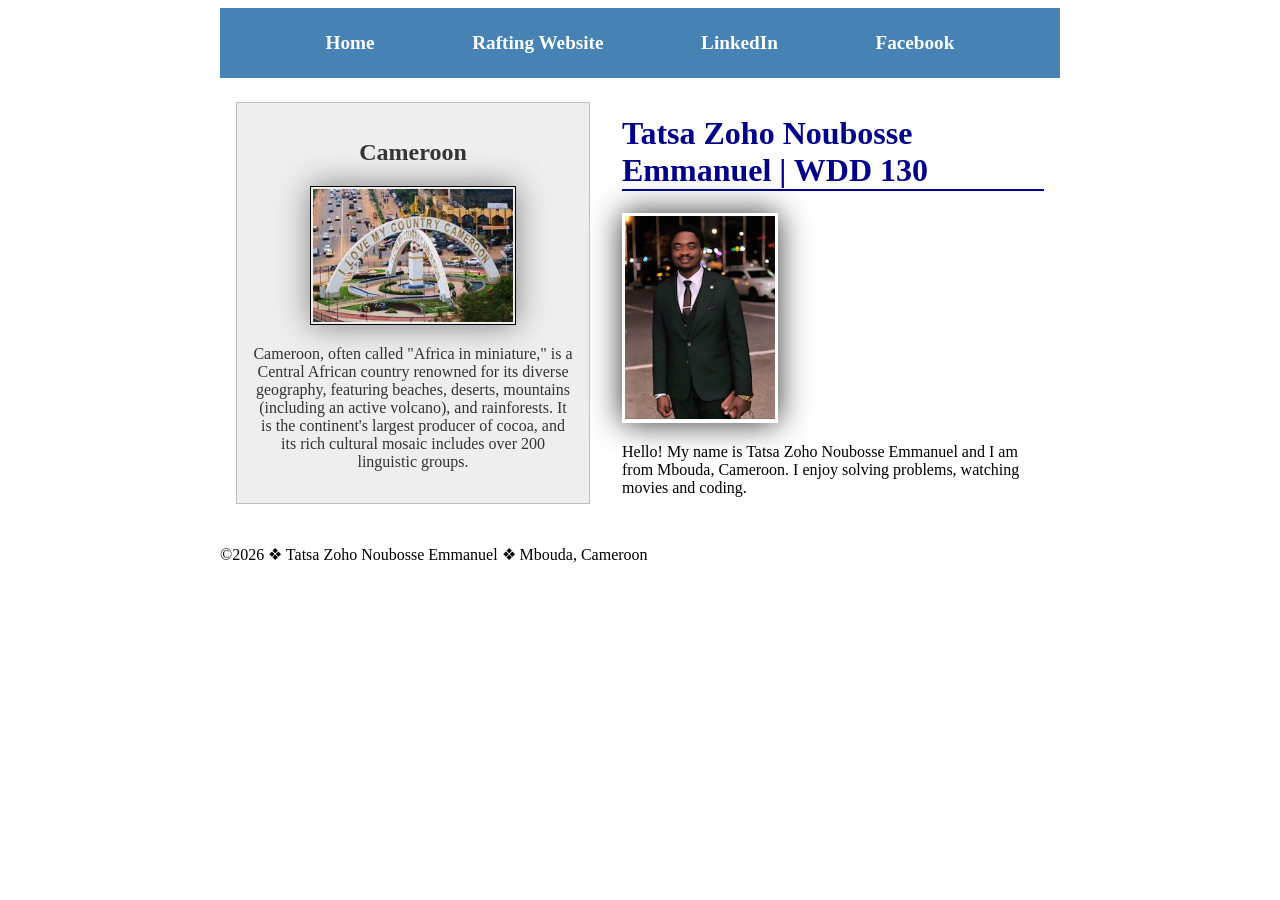
<file: index.html>
<!DOCTYPE html>
<html lang="en">

<head>
    <meta charset="UTF-8">
    <meta name="viewport" content="width=device-width, initial-scale=1.0">
    <link rel="stylesheet" href="styles/styles.css">
    <title>Tatsa Zoho Noubosse Emmanuel | WDD 130</title>
    <meta name="description"
      content="Tatsa Zoho Noubosse Emmanuel, WDD130 - Web Fundamentals, The purpose of this page is to showcase the concepts I have learned in the Web Fundamentals course.">
    <meta name="author" content="Tatsa Zoho Noubosse Emmanuel">
</head>

<body>
    <header>
        <nav>
            <a href="#">Home</a>
            <a href="wwr/">Rafting Website</a>
            <a href="https://linkedin.com">LinkedIn</a>
            <a href="https://facebook.com">Facebook</a>
        </nav>
    </header>

    <div class="grid">
        <main>
            <h1>Tatsa Zoho Noubosse Emmanuel | WDD 130</h1>
            <img src="images/profile.jpg" alt="Hello, my name is Tatsa Zoho Noubosse Emmanuel"
              width="200">
            <p>Hello! My name is Tatsa Zoho Noubosse Emmanuel and I am from Mbouda, Cameroon. I
                enjoy
                solving problems, watching movies and coding.</p>
        </main>

        <aside>
            <h2>Cameroon</h2>
            <img src="images/cameroon.jpg"
              alt="This is a picture of my beautiful country, Cameroon">
            <p>Cameroon, often called "Africa in miniature," is a Central African country renowned
                for
                its diverse geography, featuring beaches, deserts, mountains (including an active
                volcano), and rainforests. It is the continent's largest producer of cocoa, and its
                rich
                cultural mosaic includes over 200 linguistic groups.</p>
        </aside>
    </div>

    <footer>
        <p>©️2026 ❖ Tatsa Zoho Noubosse Emmanuel ❖ Mbouda, Cameroon</p>
    </footer>
</body>

</html>
</file>
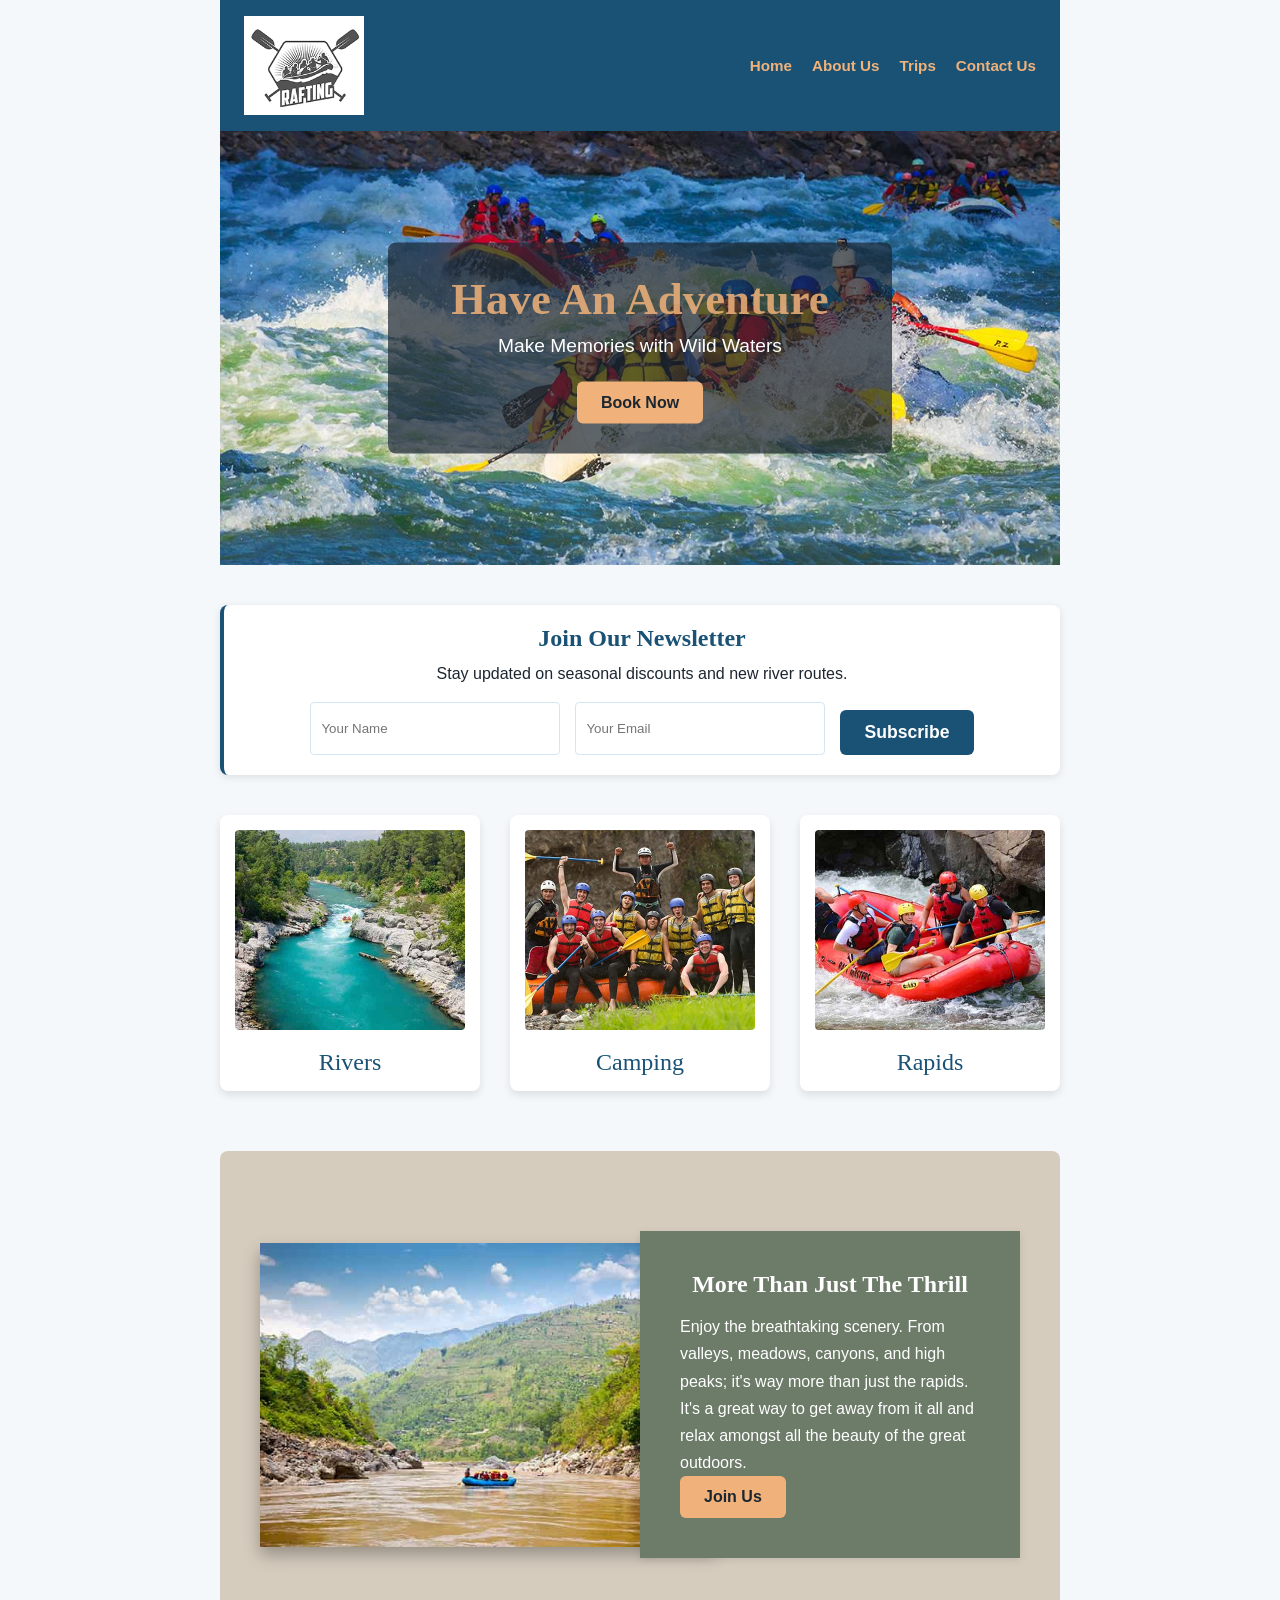
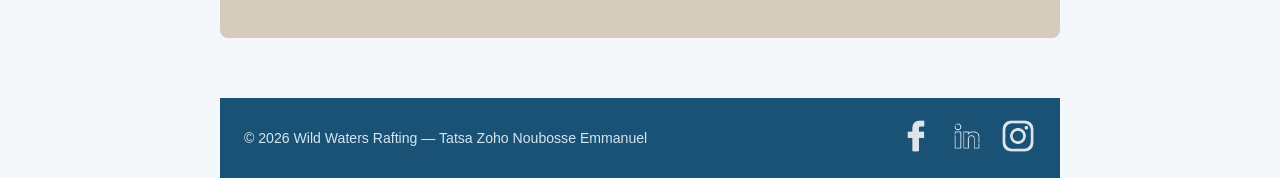
<file: wwr/index.html>
<!DOCTYPE html>
<html lang="en">

<head>
    <meta charset="UTF-8">
    <meta name="viewport" content="width=device-width, initial-scale=1.0">
    <meta name="description"
      content="Welcome to Wild Waters Rafting! Experience the best white water rafting adventures, camping, and river rapids.">
    <meta name="author" content="Tatsa Zoho Noubosse Emmanuel">
    <title>Home | Wild Waters Rafting</title>
    <link rel="stylesheet" href="styles/rafting.css">
</head>

<body>

    <header>
        <img src="images/logo.png" alt="Wild Waters Rafting Logo">
        <nav>
            <ul>
                <li><a href="index.html">Home</a></li>
                <li><a href="about.html">About Us</a></li>
                <li><a href="trips.html">Trips</a></li>
                <li><a href="contact.html">Contact Us</a></li>
            </ul>
        </nav>
    </header>

    <main>
        <div class="hero">
            <img src="images/hero.jpg" alt="White water rafters navigating a thrilling rapid">
            <div class="hero-msg">
                <h1>Have An Adventure</h1>
                <p>Make Memories with Wild Waters</p>
                <a href="trips.html" class="action-btn">Book Now</a>
            </div>
        </div>

        <section class="newsletter-section">
            <h2>Join Our Newsletter</h2>
            <p>Stay updated on seasonal discounts and new river routes.</p>
            <form action="#" method="get" class="newsletter-form">
                <input type="text" name="name" placeholder="Your Name" required>
                <input type="email" name="email" placeholder="Your Email" required>
                <button type="submit" class="submit-btn">Subscribe</button>
            </form>
        </section>

        <section class="features-grid">
            <figure>
                <img src="images/rivers.jpg" alt="Calm river flowing through a forest">
                <figcaption>Rivers</figcaption>
            </figure>
            <figure>
                <img src="images/camping.jpg" alt="Red tent pitched in a mountain meadow">
                <figcaption>Camping</figcaption>
            </figure>
            <figure>
                <img src="images/rapids.jpg" alt="Rafters tackling intense rapids">
                <figcaption>Rapids</figcaption>
            </figure>
        </section>

        <div class="overlap-container">
            <img src="images/mountains.jpg" alt="Breathtaking mountain valley scenery"
              class="overlap-img">
            <section class="overlap-text">
                <h2>More Than Just The Thrill</h2>
                <p>Enjoy the breathtaking scenery. From valleys, meadows, canyons, and high peaks;
                    it's way more than just the rapids. It's a great way to get away from it all and
                    relax amongst all the beauty of the great outdoors.</p>
                <a href="about.html" class="action-btn">Join Us</a>
            </section>
        </div>

    </main>

    <footer>
        <p>&copy; 2026 Wild Waters Rafting &mdash; Tatsa Zoho Noubosse Emmanuel</p>
        <nav class="socialmedia">
            <a href="https://facebook.com">
                <img src="images/facebook.png" alt="Facebook Icon">
            </a>
            <a href="https://linkedin.com">
                <img src="images/linkedin.png" alt="LinkedIn Icon">
            </a>
            <a href="https://instagram.com">
                <img src="images/instagram.png" alt="Instagram Icon">
            </a>
        </nav>
    </footer>

</body>

</html>
</file>
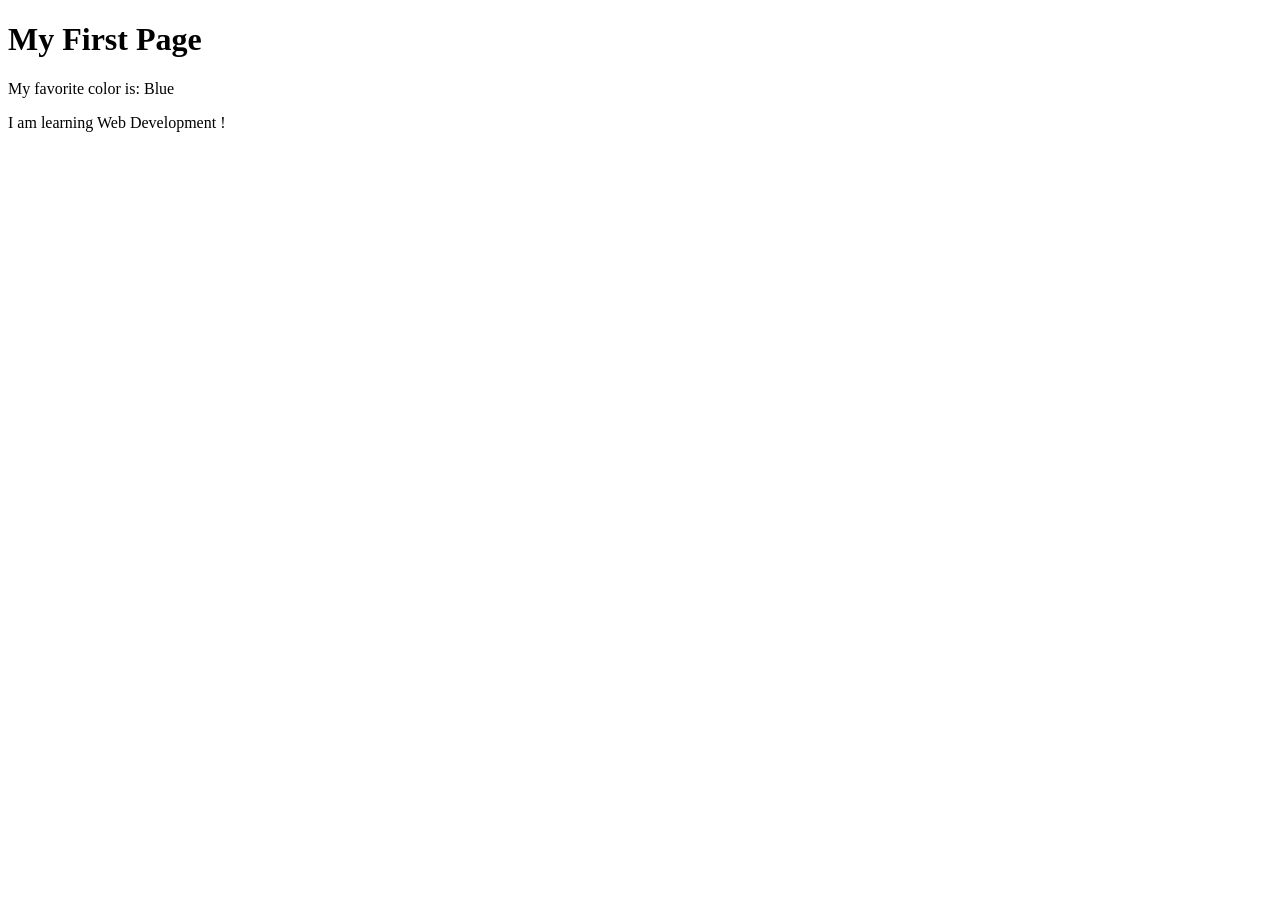
<file: week01/first-page.html>
<!DOCTYPE html>
<html lang="en">

<head>
    <meta charset="UTF-8">
    <meta name="viewport" content="width=device-width, initial-scale=1.0">
    <title>My First Page</title>
</head>

<body>
    <h1>My First Page</h1>
    <p>My favorite color is: Blue </p>
    <p>I am learning Web Development ! </p>
</body>

</html>
</file>
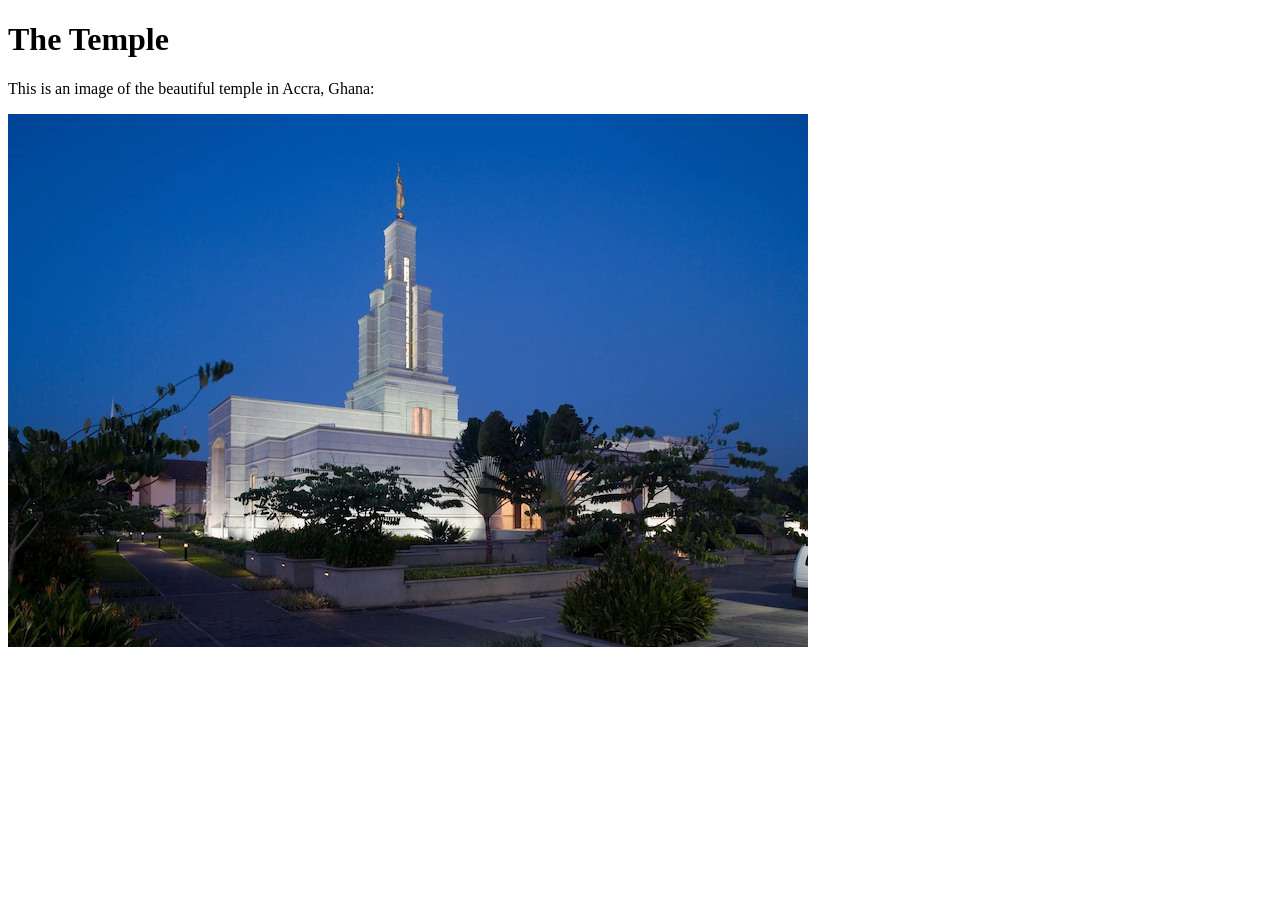
<file: week01/images.html>
<!DOCTYPE html>
<html lang="en">

<head>
    <meta charset="UTF-8">
    <meta name="viewport" content="width=device-width, initial-scale=1.0">
    <title>Temple Image</title>
</head>

<body>
    <h1>The Temple</h1>
    <p>This is an image of the beautiful temple in Accra, Ghana:</p>
    <img src="images/temple-large.webp" alt="The Accra Ghana Temple">

</body>

</html>
</file>
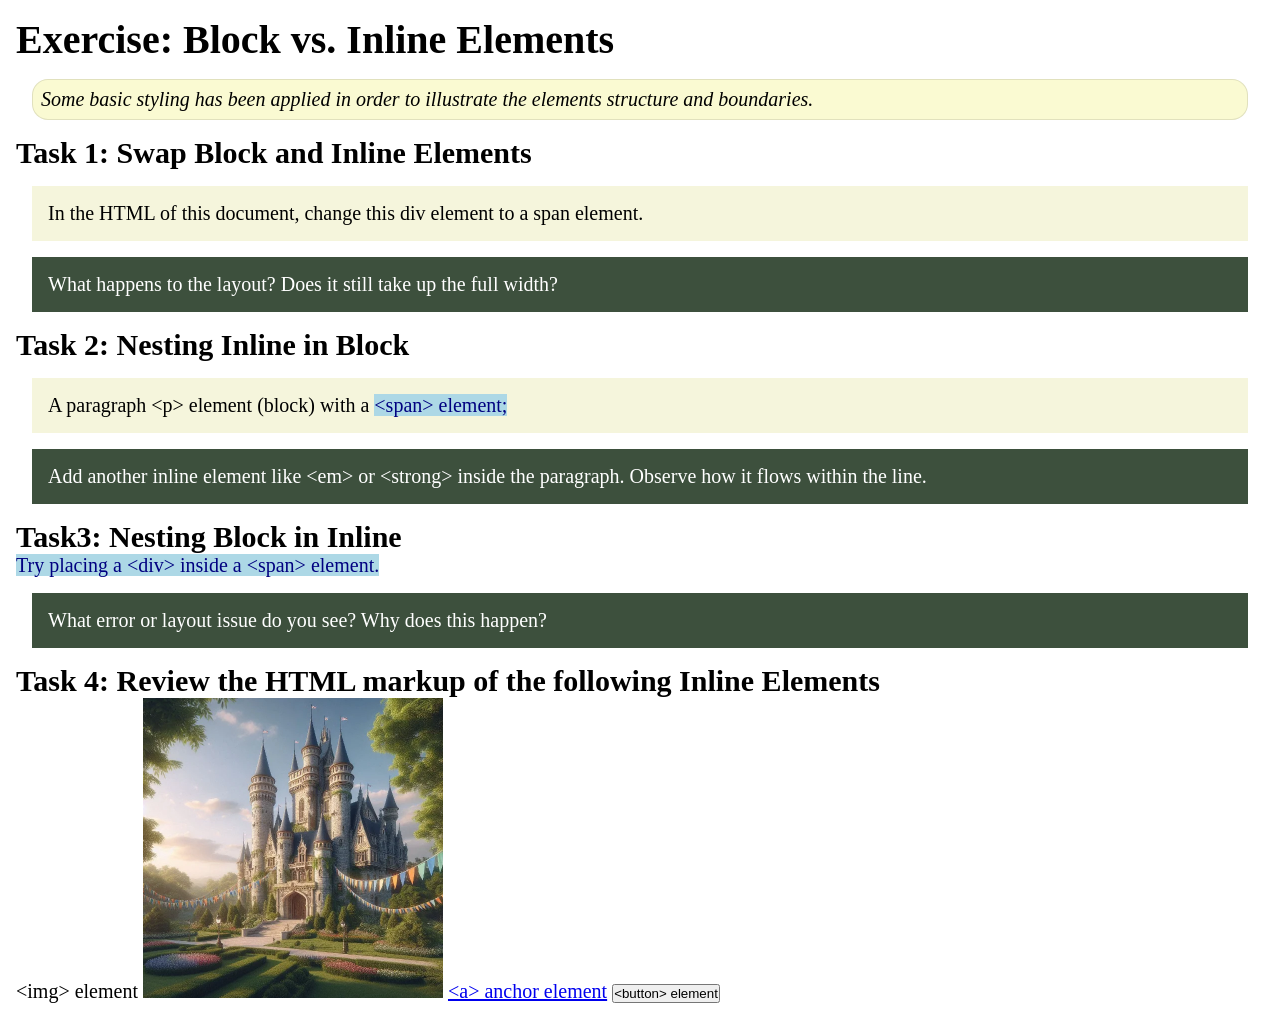
<file: week02/block-vs-inline.html>
<!DOCTYPE html>
<html lang="en">

<head>
    <meta charset="UTF-8">
    <meta name="viewport" content="width=device-width, initial-scale=1.0">
    <title>Exercise: Block vs. Inline Elements</title>
    <link rel="stylesheet" href="styles/block-vs-inline.css">
</head>

<body>
    <main>
        <h1>Exercise: Block vs. Inline Elements</h1>
        <p class="note">Some basic styling has been applied in order to illustrate the elements structure and
            boundaries.</p>

        <h2>Task 1: Swap Block and Inline Elements</h2>
        <div>In the HTML of this document, change this div element to a span element.</div>

        <p class="question">What happens to the layout? Does it still take up the full width?</p>

        <h2>Task 2: Nesting Inline in Block</h2>
        <p>A paragraph &lt;p&gt; element (block) with a <span>&lt;span&gt; element;</span></p>
        <p class="question">Add another inline element like &lt;em&gt; or &lt;strong&gt; inside the paragraph. Observe
            how it flows within the line.</p>

        <h2>Task3: Nesting Block in Inline</h2>
        <span>Try placing a &lt;div&gt; inside a &lt;span&gt; element.</span>
            <p class="question">What error or layout issue do you see? Why does this happen?</p>


            <h2>Task 4: Review the HTML markup of the following Inline Elements</h2>
        &lt;img&gt; element
        <img src="images/castle.webp" alt="placeholder image (images are inline)" width="300" height="300">
        <a href="https://churchofjesuschrist.org">&lt;a&gt; anchor element</a>
        <button type="button">&lt;button&gt; element</button>
    </main>
</body>

</html>
</file>
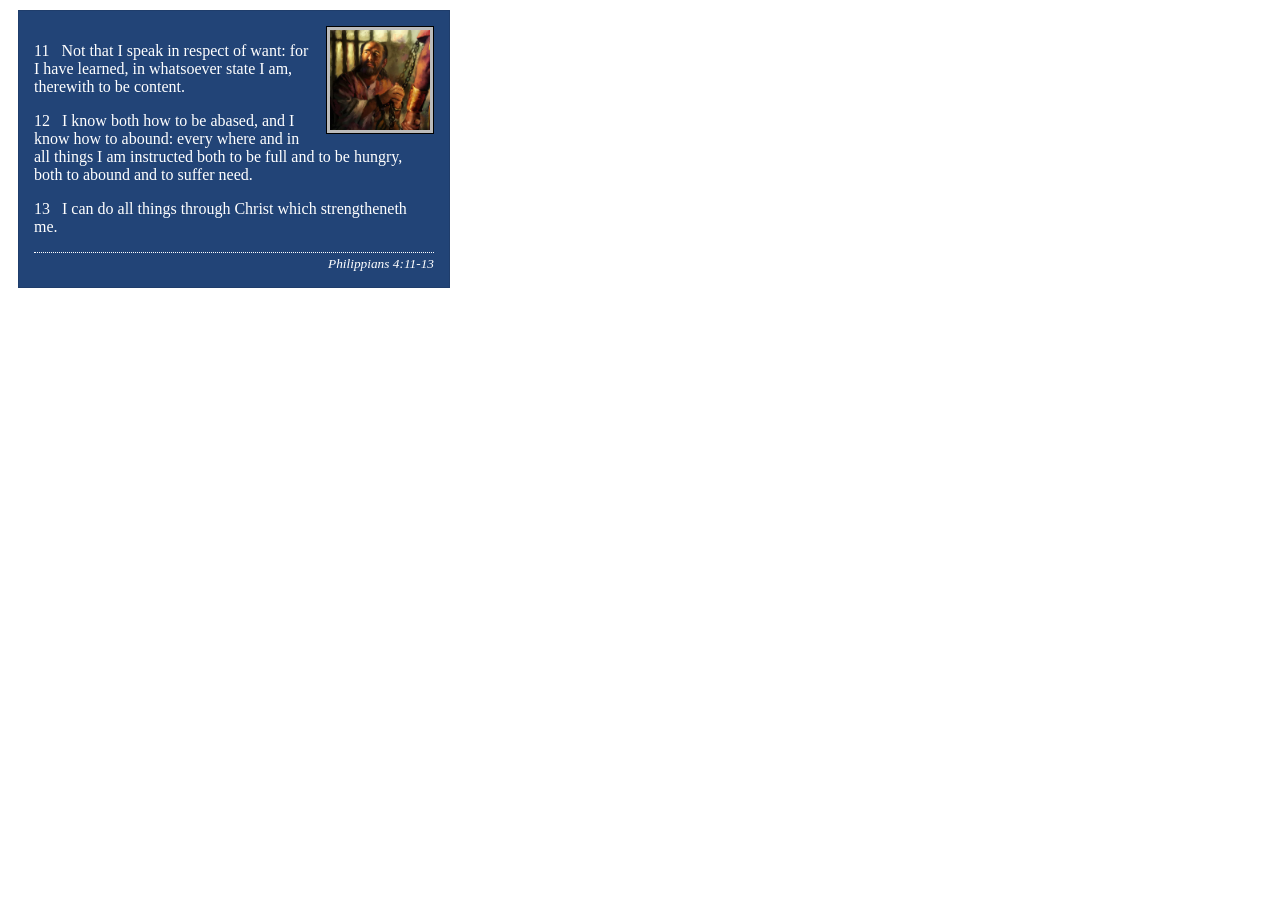
<file: week02/box-model-solution.html>
<!DOCTYPE html>
<html lang="en">
<head>
    <meta charset="UTF-8">
    <meta name="viewport" content="width=device-width, initial-scale=1.0">
    <title>Box Model Activity</title>
    <link rel="stylesheet" href="styles/box-model-solution.css">
</head>
<body>
    <main>
        <div class="callout">
            <img src="images/apostle-paul-imprisoned.webp" alt="Paul the Apostle - Imprisoned in Rome" width="200" height="200">
            <blockquote>
                <p>11 &nbsp; Not that I speak in respect of want: for I have learned, in whatsoever state I am, therewith to be content.</p>
                <p>12 &nbsp; I know both how to be abased, and I know how to abound: every where and in all things I am instructed both to be full and to be hungry, both to abound and to suffer need.</p>
                <p>13 &nbsp; I can do all things through Christ which strengtheneth me.</p>
            </blockquote>
            <cite>Philippians 4:11-13</cite>
        </div>
    </main>
</body>
</html>
</file>
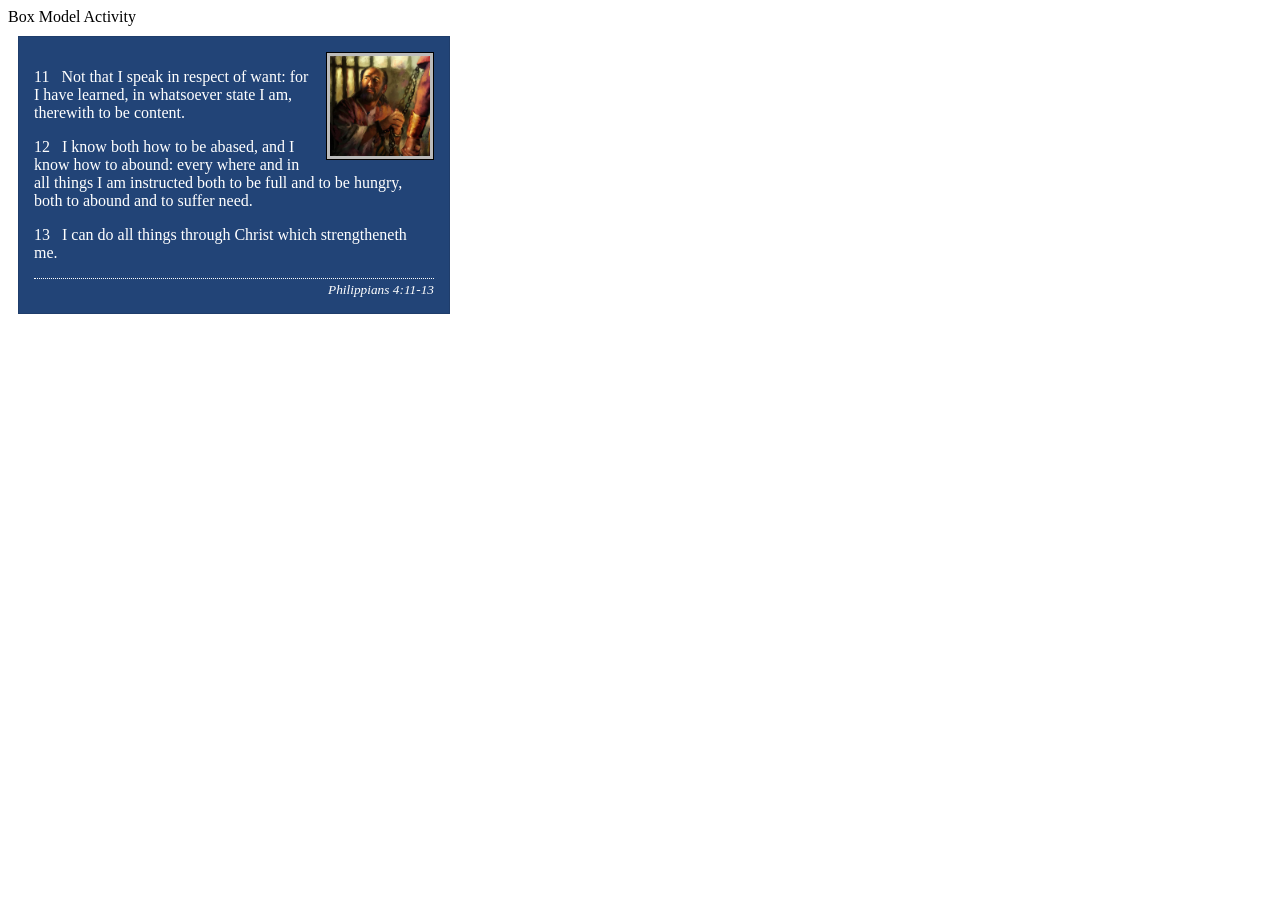
<file: week02/box-model.html>
<!DOCTYPE html>
<html lang="en">
<head>
    <meta charset="UTF-8">
    <meta name="viewport" content="width=device-width, initial-scale=1.0">
    <link rel="stylesheet" href="styles/box-model.css"
    <title>Box Model Activity</title>
</head>
<body>
    <main>
        <div class="callout">
            <img src="images/apostle-paul-imprisoned.webp" alt="Paul the Apostle - Imprisoned in Rome" width="200" height="200">
            <blockquote>
                <p>11 &nbsp; Not that I speak in respect of want: for I have learned, in whatsoever state I am, therewith to be content.</p>
                <p>12 &nbsp; I know both how to be abased, and I know how to abound: every where and in all things I am instructed both to be full and to be hungry, both to abound and to suffer need.</p>
                <p>13 &nbsp; I can do all things through Christ which strengtheneth me.</p>
            </blockquote>
            <cite>Philippians 4:11-13</cite>
        </div>
    </main>
</body>
</html>
</file>
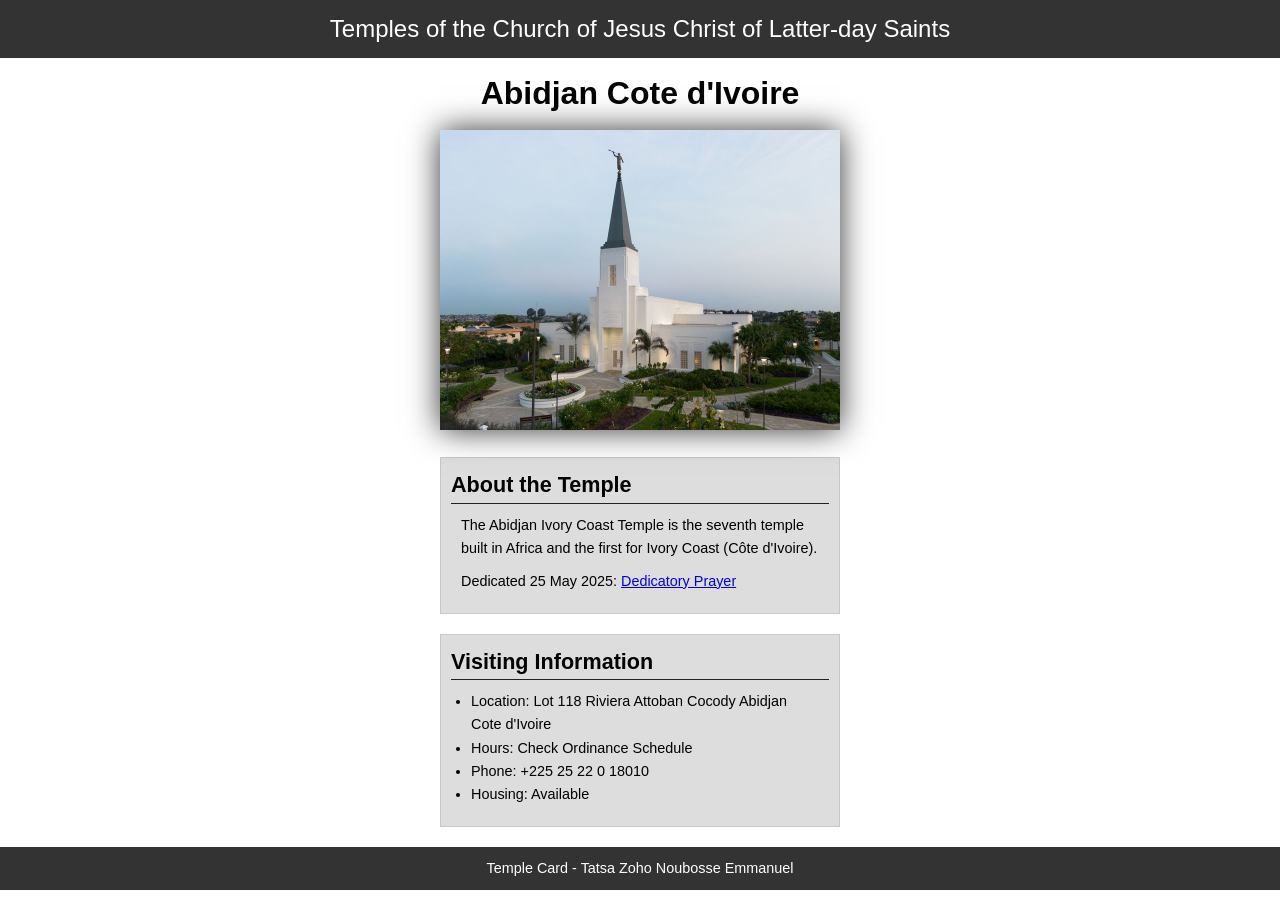
<file: week02/temple.html>
<!DOCTYPE html>
<html lang="en">

<head>
    <meta charset="UTF-8">
    <meta name="viewport" content="width=device-width, initial-scale=1.0">
    <title>Temple Card - Abidjan Cote d'Ivoire</title>
    <link rel="stylesheet" href="styles/temple.css">
</head>

<body>
    <header>
        <p>Temples of the Church of Jesus Christ of Latter-day Saints</p>
    </header>
    <main>
        <h1>Abidjan Cote d'Ivoire</h1>
        <picture>
            <img src="images/abidjan-ivory-coast.jpeg" alt="Abidjan Cote d'Ivoire Temple">
        </picture>
        <section>
            <h2>About the Temple</h2>
            <p>The Abidjan Ivory Coast Temple is the seventh temple built in Africa and the first for Ivory Coast (Côte
                d'Ivoire).</p>
            <p>Dedicated 25 May 2025: <a
                    href="https://www.churchofjesuschrist.org/temples/dedicatory-prayer/abidjan-ivory-coast-temple/2025-05-25?lang=eng"
                    target="_blank" rel="noopener noreferrer">Dedicatory Prayer</a></p>
        </section>
        <section>
            <h2>Visiting Information</h2>
            <ul>
                <li>Location: Lot 118 Riviera Attoban Cocody Abidjan Cote d'Ivoire</li>
                <li>Hours: Check Ordinance Schedule</li>
                <li>Phone: +225 25 22 0 18010</li>
                <li>Housing: Available</li>
            </ul>
        </section>
    </main>
    <footer>
        <p>Temple Card - Tatsa Zoho Noubosse Emmanuel</p>
    </footer>
</body>

</html>
</file>
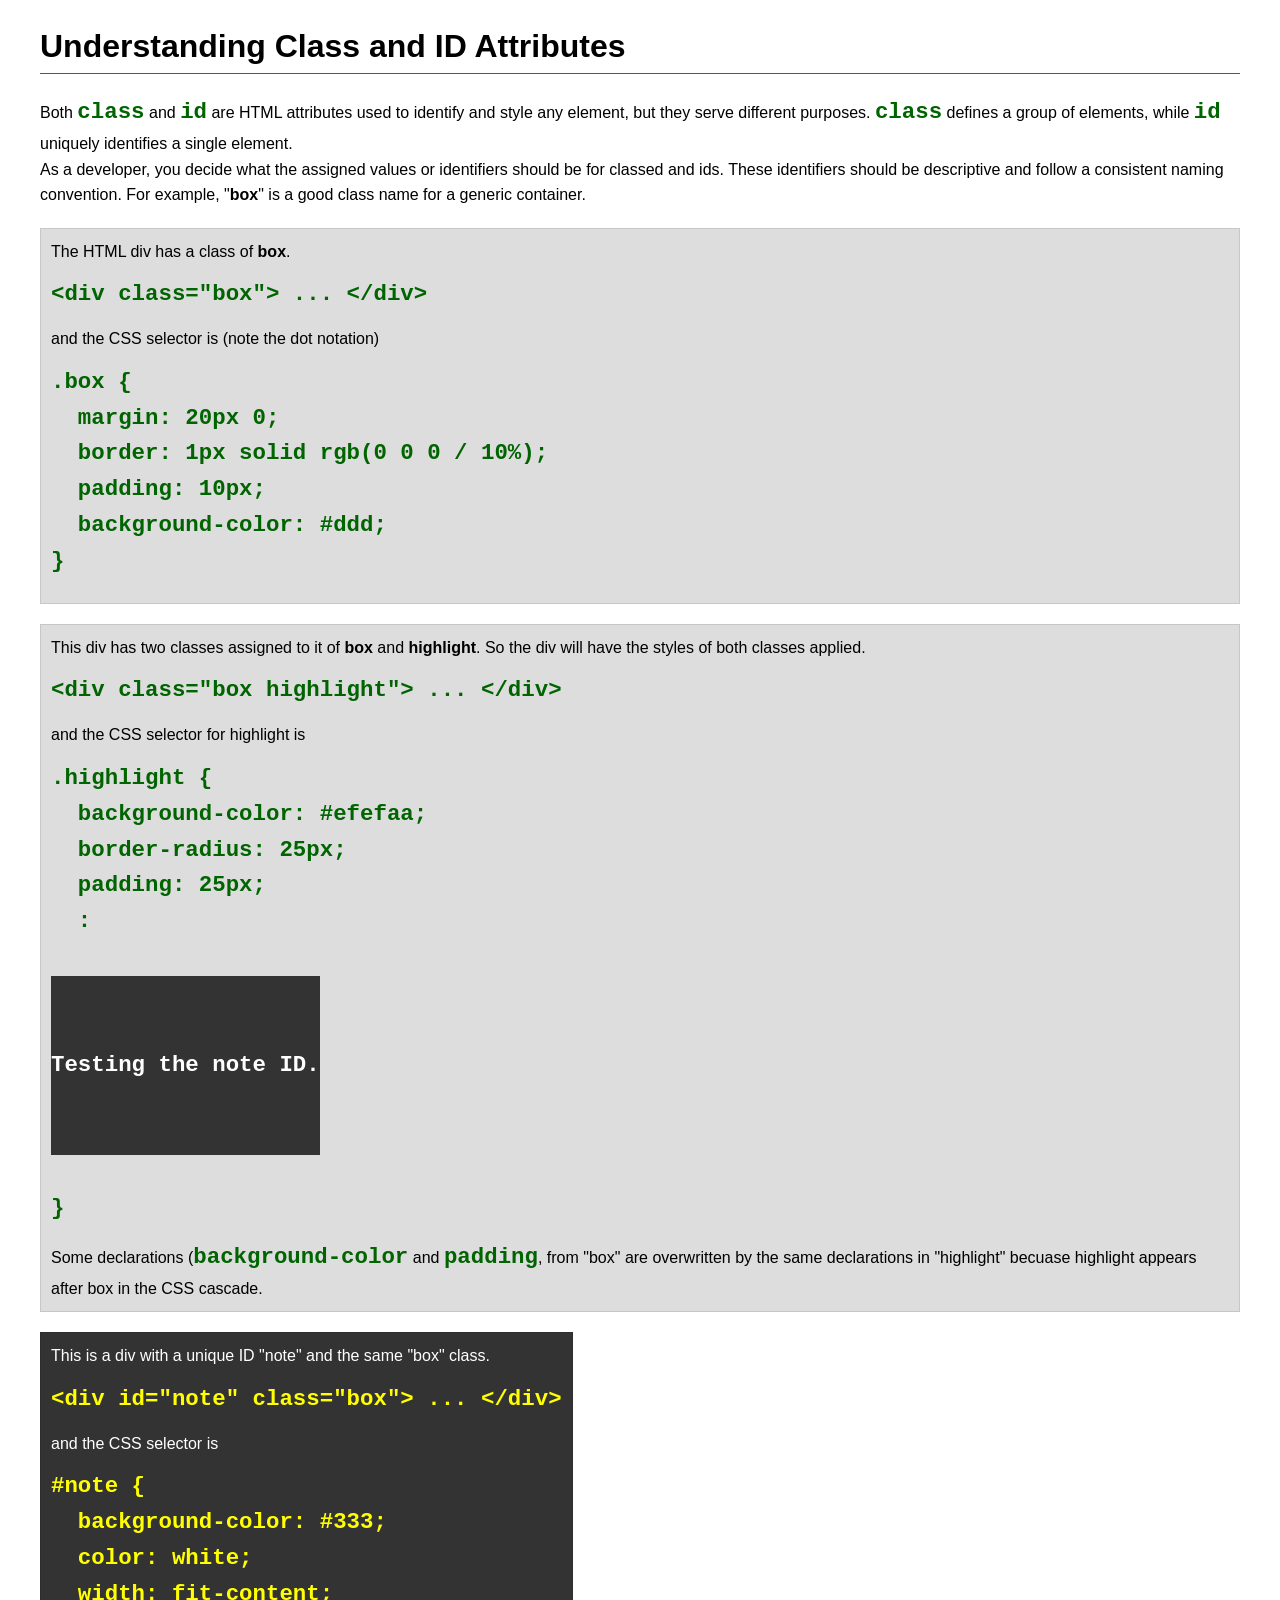
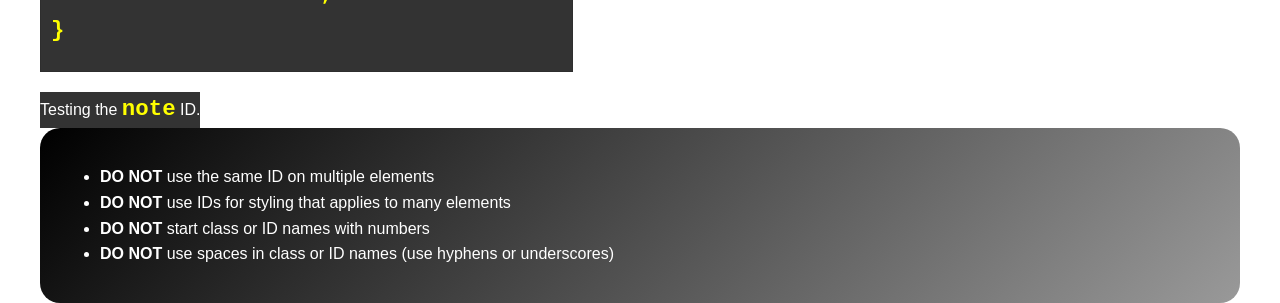
<file: week03/class-and-id.html>
<!DOCTYPE html>
<html lang="en">

<head>
    <meta charset="UTF-8">
    <meta name="viewport" content="width=device-width, initial-scale=1.0">
    <title>Class vs ID Attributes</title>
    <link rel="stylesheet" href="styles/class-and-id.css">
</head>

<body>
    <h1>Understanding Class and ID Attributes</h1>
    <p>Both <code>class</code> and <code>id</code> are HTML attributes used to identify and style any element, but they
        serve different purposes. <code>class</code> defines a group of elements, while <code>id</code> uniquely
        identifies a single element.</p>
    <p>As a developer, you decide what the assigned values or identifiers should be for classed and ids. These
        identifiers should be
        descriptive and follow a consistent naming convention. For example, "<strong>box</strong>" is a good class name
        for a generic container.</p>
    <div class="box">
        <p>The HTML div has a class of <strong>box</strong>.</p>
        <pre><code class="html">&lt;div class="box"&gt; ... &lt;/div&gt;</code></pre>
        and the CSS selector is (note the dot notation)
        <pre><code class="css">.box {
  margin: 20px 0;
  border: 1px solid rgb(0 0 0 / 10%);
  padding: 10px;
  background-color: #ddd; 
}</code></pre>
    </div>

    <div class="box">
        <p>This div has two classes assigned to it of <strong>box</strong> and <strong>highlight</strong>. So the div
            will have the styles of both classes applied.</p>
        <pre><code class="html">&lt;div class="box highlight"&gt; ... &lt;/div&gt;</code></pre>
        and the CSS selector for highlight is
        <pre><code class="css">.highlight {
  background-color: #efefaa;
  border-radius: 25px;
  padding: 25px;
  :
    <div id="note">
     <p>Testing the note ID.</p>
    </div>
}</code></pre>
<p>Some declarations (<code>background-color</code> and <code>padding</code>, from "box" are overwritten by the same declarations in "highlight" becuase highlight appears after box in the CSS cascade.</p>
    </div>

    <div id="note" class="box">
        <p>This is a div with a unique ID "note" and the same "box" class.</p>
        <pre><code class="html">&lt;div id="note" class="box"&gt; ... &lt;/div&gt;</code></pre>
        and the CSS selector is
        <pre><code class="css">#note {
  background-color: #333;
  color: white;
  width: fit-content;
}</code></pre>
    </div>

    <div id="note">
        <p>Testing the <code>note</code> ID.</p>
    </div>

    <section id="best-practice">
        <ul>
            <li><strong>DO NOT</strong> use the same ID on multiple elements</li>
            <li><strong>DO NOT</strong> use IDs for styling that applies to many elements</li>
            <li><strong>DO NOT</strong> start class or ID names with numbers</li>
            <li><strong>DO NOT</strong> use spaces in class or ID names (use hyphens or underscores)</li>
        </ul>
    </section>




</body>

</html>
</file>
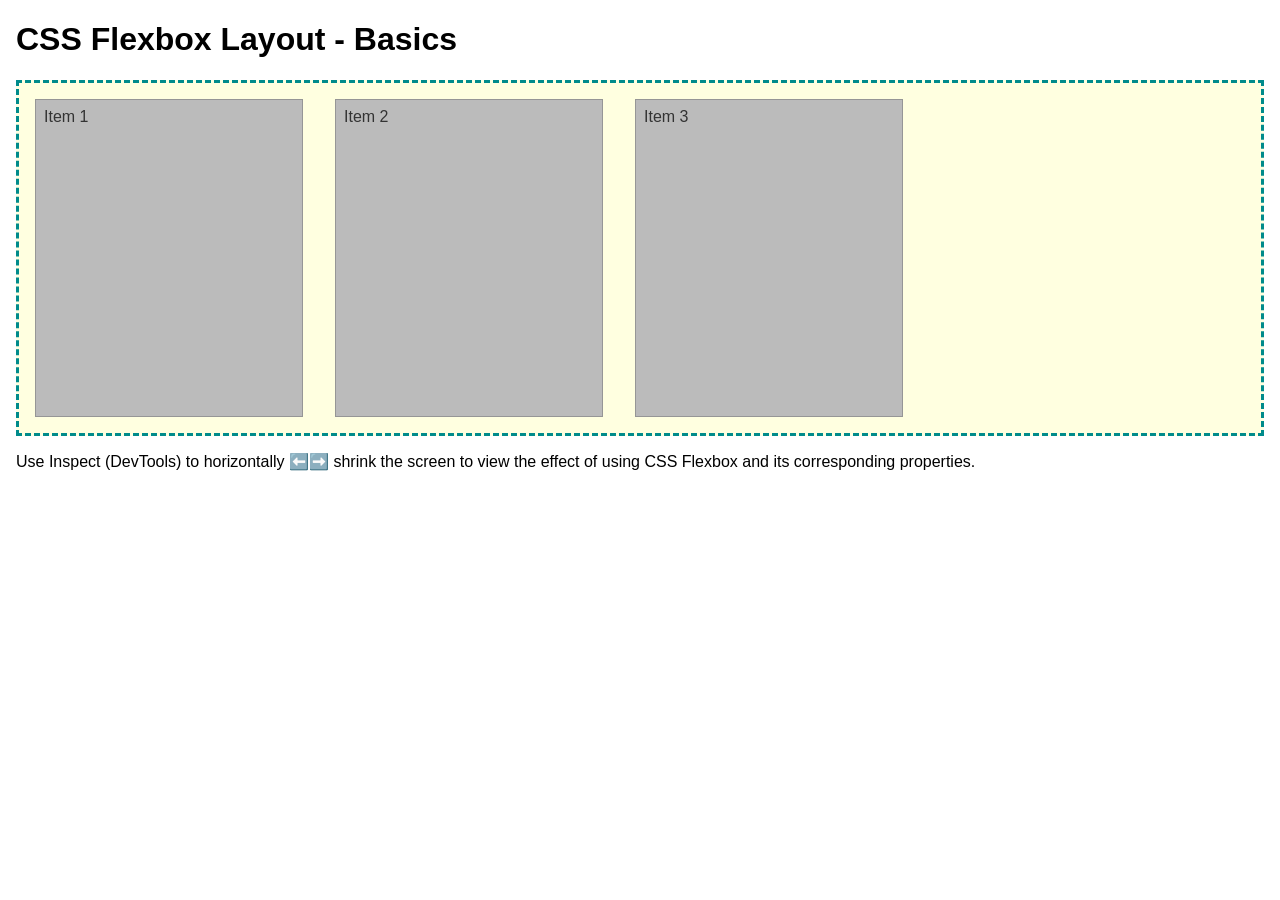
<file: week04/flexbox-layout.html>
<!DOCTYPE html>
<html lang="en">
<head>
    <meta charset="UTF-8">
    <meta name="viewport" content="width=device-width, initial-scale=1.0">
    <title>CSS Flexbox Layout - Basics</title>
    <link rel="stylesheet" href="styles/flexbox.css">
</head>
<body>
    <main>
        <h1>CSS Flexbox Layout - Basics</h1>
        <div class="flex-container">
            <div class="flex-item item1">Item 1</div>
            <div class="flex-item item2">Item 2</div>
            <div class="flex-item item3">Item 3</div>
        </div>
        <p>Use Inspect (DevTools) to horizontally ⬅️➡️ shrink the screen to view the effect of using CSS Flexbox and its corresponding properties.</p>
    </main>
</body>
</html>
</file>
<file: styles/styles.css>
nav {
    background-color: steelblue;
    padding: 1rem;
    display: flex;
    justify-content: space-evenly;
    align-items: center;
}

nav a {
    display: block;
    padding: 0.5rem;
    text-decoration: none;
    font-size: 1.2rem;
    font-weight: 700;
    color: #fff;/% shorthand for white %/
}

main {
    grid-column: 2/3;
    margin: 1rem;
}

h1 {
    color: darkblue;
    border-bottom: 2px solid darkblue;
}

img {
    width: 150px;
    height: auto;
    border: 1px solid black;
    padding: 2px;
    box-shadow: 0 0 30px gray;
}

p {
    padding: 0;
}

aside {
    width: 20rem;
    margin: 1rem;
    border: 1px solid rgb(0 0 0 / 0.2);
    padding: 1rem;
    background-color: #eee;
    color: #333;
    text-align: center;
    position: relative;
    grid-column: 1/2;
    grid-row: 1/2;
}

aside img {
    width: 200px;
    height: auto;
}

main img {
    width: 150px;
    height: auto;
    border: #000;
    padding: 0.2rem;
    box-shadow: 0 0 30px #333;
}

header,
.grid,
footer {
    max-width: 840px;
    margin: 0 auto;
}

.grid {
    display: grid;
    align-items: center;
}
</file>
<file: wwr/styles/rafting.css>
/* =============================================
   Wild Waters Rafting – rafting.css
   ============================================= */

/* CSS Variables */
:root {
  --primary: #1a5276;
  --secondary: #d4e6f1;
  --accent1: #1b2631;
  --accent2: #f0b27a;
  --text-light: #ffffff;
  --text-dark: #1b2631;
  --bg-light: #f5f8fa;
  --bg-white: #ffffff;
  --shadow: rgba(0, 0, 0, 0.1);
  --heading-font: "Georgia", "Times New Roman", serif;
  --body-font: "Trebuchet MS", Verdana, sans-serif;
}

/* Reset & Base */
* {
  margin: 0;
  padding: 0;
  box-sizing: border-box;
}

body {
  font-family: var(--body-font);
  color: var(--text-dark);
  background-color: var(--bg-light);
}

/* Layout Containers */
header,
main,
footer {
  width: 840px;
  margin: 0 auto;
}

/* Header - Grid Layout */
header {
  background-color: var(--primary);
  display: grid;
  grid-template-columns: 1fr auto;
  align-items: center;
  padding: 16px 24px;
}

header img {
  width: 120px;
  height: auto;
}

/* Navigation - Flex Layout */
nav ul {
  list-style: none;
  display: flex;
  justify-content: flex-end;
  gap: 20px;
}

nav ul li a {
  color: var(--accent2);
  text-decoration: none;
  font-weight: bold;
  font-size: 0.95rem;
  transition: color 0.2s;
}

nav ul li a:hover {
  color: var(--text-light);
}

/* Headings */
h1,
h2 {
  font-family: var(--heading-font);
  color: var(--primary);
}

h2 {
  text-align: center;
  color: var(--primary);
}

/* Hero Section */
.hero {
  position: relative;
}

.hero img {
  display: block;
  width: 100%;
  height: auto;
}

.hero h1 {
  position: absolute;
  top: 20px;
  width: 100%;
  padding: 16px;
  text-align: center;
  opacity: 0.85;
  background-color: var(--accent1);
  color: var(--text-light);
  font-size: 2.2rem;
}

.hero article {
  position: absolute;
  bottom: 24px;
  left: 24px;
  width: 55%;
  background-color: var(--primary);
  opacity: 0.82;
  color: var(--text-light);
  border-radius: 6px;
  padding: 14px;
}

.hero article p {
  font-size: 0.9rem;
  line-height: 1.5;
  color: var(--bg-light);
}

.hero article img {
  float: right;
  width: 125px;
  height: auto;
  margin: 0 0 8px 12px;
  border-radius: 4px;
  border: 2px solid var(--accent2);
  box-shadow: 2px 2px 8px rgba(0, 0, 0, 0.4);
}

.hero .hero-heading {
  position: absolute;
  bottom: 200px;
  left: 24px;
  width: 55%;
  background-color: rgba(26, 82, 118, 0.7);
  color: var(--text-light);
  text-align: left;
  font-size: 1.3rem;
  margin: 0;
  padding: 8px 12%;
  border-radius: 6px;
  text-shadow: none;
  z-index: 2;
}

/* Reusable Card Component */
section,
.company-info,
.contact-form,
.employee-profiles {
  background-color: var(--bg-white);
  border-left: 4px solid var(--primary);
  border-radius: 8px;
  box-shadow: 0 2px 8px var(--shadow);
  padding: 20px;
}

section {
  margin: 40px 0;
}

section p {
  line-height: 1.7;
  margin-top: 8px;
}

/* History Section - 3 Column Grid */
.history-content {
  display: grid;
  grid-template-columns: 1fr 1fr 1fr;
  gap: 24px;
  align-items: start;
  padding: 16px;
}

.history-image img {
  width: 100%;
  height: auto;
  border-radius: 8px;
  box-shadow: 0 4px 8px var(--shadow);
}

/* Adventures Gallery - Flex Row */
.adventure-gallery {
  display: flex;
  justify-content: space-between;
  gap: 16px;
  flex-wrap: wrap;
  padding: 16px;
}

.adventure-gallery figure {
  flex: 1;
  min-width: 140px;
  text-align: center;
  margin: 0;
}

.adventure-gallery img {
  width: 100%;
  height: auto;
  border-radius: 8px;
  box-shadow: 0 2px 6px var(--shadow);
}

.adventure-gallery figcaption {
  margin-top: 8px;
  font-weight: bold;
  color: var(--primary);
}

/* Contact Page - 2 Column Grid */
.contact-grid {
  display: grid;
  grid-template-columns: 1fr 1fr;
  gap: 40px;
  margin: 40px 0;
}

/* Company Info */
.contact-details {
  margin-bottom: 24px;
}

.contact-item {
  margin-bottom: 16px;
  padding: 8px;
  border-bottom: 1px solid var(--secondary);
}

.contact-item strong {
  color: var(--primary);
  display: block;
  margin-bottom: 4px;
}

.map-container {
  border-radius: 8px;
  overflow: hidden;
  box-shadow: 0 2px 8px var(--shadow);
}

.map-container iframe {
  display: block;
  width: 100%;
  height: 300px;
  border: 0;
}

/* Contact Form */
.contact-form form {
  display: flex;
  flex-direction: column;
  gap: 16px;
}

.contact-form label {
  font-weight: bold;
}

.contact-form input[type="text"],
.contact-form input[type="email"],
.contact-form textarea {
  width: 100%;
  padding: 10px 12px;
  border: 1px solid var(--secondary);
  border-radius: 4px;
  font-family: var(--body-font);
}

.contact-form input:focus,
.contact-form textarea:focus {
  outline: none;
  border-color: var(--primary);
}

.contact-form fieldset {
  border: 1px solid var(--secondary);
  border-radius: 6px;
  padding: 12px 16px;
}

.contact-form legend {
  font-weight: bold;
  color: var(--primary);
  padding: 0 8px;
}

.contact-form fieldset label {
  font-weight: normal;
  display: inline-flex;
  align-items: center;
  gap: 8px;
  margin-right: 20px;
  cursor: pointer;
}

.checkbox-label {
  display: flex;
  align-items: center;
  gap: 10px;
  cursor: pointer;
  font-weight: normal;
}

/* Submit Button */
.submit-btn {
  background-color: var(--primary);
  color: var(--text-light);
  border: none;
  border-radius: 6px;
  padding: 12px 24px;
  font-size: 1.1rem;
  font-weight: bold;
  cursor: pointer;
  transition: background-color 0.2s;
  margin-top: 8px;
}

.submit-btn:hover {
  background-color: var(--accent1);
}

/* Employee Profiles - FIXED */
.employee-profiles {
  background-color: var(--bg-white);
  border-left: 4px solid var(--primary);
  border-radius: 8px;
  box-shadow: 0 2px 8px var(--shadow);
  padding: 20px;
  margin: 40px 0;
}

.employee-profiles h2 {
  text-align: center;
  margin-bottom: 30px;
  color: var(--primary);
}

.profiles-grid {
  display: flex;
  justify-content: center;
  gap: 40px;
  flex-wrap: wrap;
}

.profiles-grid figure {
  flex: 1;
  min-width: 220px;
  max-width: 260px;
  text-align: center;
  margin: 0;
  padding: 20px;
  background-color: var(--bg-light);
  border-radius: 16px;
  transition: transform 0.2s, box-shadow 0.2s;
}

.profiles-grid figure:hover {
  transform: translateY(-8px);
  box-shadow: 0 8px 20px var(--shadow);
}

.profiles-grid img {
  width: 180px;
  height: 180px;
  border-radius: 50%;
  object-fit: cover;
  border: 4px solid var(--accent2);
  margin-bottom: 16px;
  display: block;
  margin-left: auto;
  margin-right: auto;
}

.profiles-grid figcaption {
  font-size: 1rem;
  color: var(--text-dark);
  line-height: 1.4;
}

.profiles-grid figcaption strong {
  color: var(--primary);
  font-size: 1.1rem;
  display: block;
  margin-bottom: 6px;
}

/* Footer */
footer {
  background-color: var(--primary);
  color: var(--secondary);
  display: flex;
  justify-content: space-between;
  align-items: center;
  padding: 20px 24px;
  margin-top: 24px;
}

footer p {
  margin: 0;
  font-size: 0.88rem;
}

.socialmedia {
  display: flex;
  justify-content: flex-end;
  gap: 15px;
}

.socialmedia img {
  width: 36px;
  height: 36px;
  filter: brightness(0) invert(1);
  opacity: 0.85;
  transition: opacity 0.2s;
}

.socialmedia img:hover {
  opacity: 1;
}

/* Responsive Design */
@media (max-width: 768px) {
  .contact-grid {
    grid-template-columns: 1fr;
    gap: 24px;
  }

  .profiles-grid {
    flex-direction: column;
    align-items: center;
  }

  .profiles-grid figure {
    max-width: 280px;
    width: 100%;
  }
}

/* =============================================
   Home Page Specific Styles
   ============================================= */

/* Center the Hero Message over the image */
.hero-msg {
  position: absolute;
  top: 50%;
  left: 50%;
  transform: translate(-50%, -50%);
  text-align: center;
  background-color: rgba(27, 38, 49, 0.7);
  /* accent1 with transparency */
  padding: 30px;
  border-radius: 8px;
  width: 60%;
}

.hero-msg h1 {
  position: static;
  background: transparent;
  color: var(--accent2);
  padding: 0;
  margin-bottom: 10px;
  font-size: 2.8rem;
}

.hero-msg p {
  color: var(--text-light);
  font-size: 1.2rem;
  margin-bottom: 25px;
}

/* Call To Action Buttons */
.action-btn {
  background-color: var(--accent2);
  color: var(--accent1);
  padding: 12px 24px;
  text-decoration: none;
  font-weight: bold;
  border-radius: 6px;
  display: inline-block;
  transition: transform 0.2s, background-color 0.2s;
}

.action-btn:hover {
  background-color: #f5cba7;
  transform: scale(1.05);
}

.dark-btn {
  background-color: var(--primary);
  color: var(--text-light);
}

.dark-btn:hover {
  background-color: var(--accent1);
}

/* Newsletter Section */
.newsletter-section {
  text-align: center;
}

.newsletter-form {
  display: flex;
  justify-content: center;
  gap: 15px;
  margin-top: 15px;
  flex-wrap: wrap;
}

.newsletter-form input {
  padding: 10px;
  border: 1px solid var(--secondary);
  border-radius: 4px;
  width: 250px;
}

/* Home Features Grid (3 Columns) */
.features-grid {
  display: grid;
  grid-template-columns: repeat(3, 1fr);
  gap: 30px;
  text-align: center;
  background: transparent;
  box-shadow: none;
  border-left: none;
  padding: 0;
}

.features-grid figure {
  background-color: var(--bg-white);
  padding: 15px;
  border-radius: 8px;
  box-shadow: 0 4px 8px var(--shadow);
  margin: 0;
}

.features-grid img {
  width: 100%;
  height: 200px;
  object-fit: cover;
  border-radius: 4px;
}

.features-grid figcaption {
  margin-top: 15px;
  font-family: var(--heading-font);
  font-size: 1.5rem;
  color: var(--primary);
}

/* Overlap Grid Layout */
.overlap-container {
  display: grid;
  grid-template-columns: repeat(10, 1fr);
  align-items: center;
  margin: 60px 0;
  background-color: #d6ccbe;
  /* Tan background from mockup */
  padding: 40px;
  border-radius: 8px;
}

.overlap-img {
  grid-column: 1 / 7;
  grid-row: 1;
  width: 100%;
  height: auto;
  box-shadow: 0 8px 16px rgba(0, 0, 0, 0.3);
}

.overlap-text {
  grid-column: 6 / 11;
  grid-row: 1;
  background-color: #6d7b69;
  /* Olive green from mockup */
  color: var(--text-light);
  padding: 40px;
  z-index: 2;
  border: none;
  border-radius: 0;
}

.overlap-text h2 {
  color: var(--text-light);
  margin-bottom: 15px;
}

/* =============================================
   Trips Page Specific Styles
   ============================================= */

.cta-section {
  text-align: center;
  background-color: var(--secondary);
  border-left: 4px solid var(--accent2);
}

.trips-grid {
  display: grid;
  grid-template-columns: repeat(auto-fit, minmax(250px, 1fr));
  gap: 25px;
  background: transparent;
  box-shadow: none;
  border: none;
  padding: 0;
}

.trip-card {
  background-color: var(--bg-white);
  border-radius: 8px;
  overflow: hidden;
  box-shadow: 0 4px 8px var(--shadow);
  display: flex;
  flex-direction: column;
}

.trip-card img {
  width: 100%;
  height: 200px;
  object-fit: cover;
}

.trip-card h3 {
  color: var(--primary);
  margin: 15px 15px 5px 15px;
  font-family: var(--heading-font);
}

.trip-card p {
  padding: 0 15px 20px 15px;
  margin: 0;
}

/* Trips Table */
.table-section {
  overflow-x: auto;
}

.trips-table {
  width: 100%;
  border-collapse: collapse;
  margin-top: 15px;
}

.trips-table th,
.trips-table td {
  padding: 12px 15px;
  text-align: left;
  border-bottom: 1px solid var(--secondary);
}

.trips-table th {
  background-color: var(--primary);
  color: var(--text-light);
  font-family: var(--heading-font);
}

.trips-table tbody tr:nth-child(even) {
  background-color: var(--bg-light);
}

.trips-table tbody tr:hover {
  background-color: var(--secondary);
}
</file>
<file: week02/styles/block-vs-inline.css>
* {
    margin: 0;
    padding: 0;
}

body {
    font-size: 20px;
    margin: 1rem;
}

p,
div {
    background-color: beige;
    margin: 1rem;
    padding: 1rem;
}

span {
    color: navy;
    background-color: lightblue;
}

code {
    margin: 0;
    padding: 0;
    color: green;
    font-size: 1.2rem;
}

.note {
    font-style: italic;
    background-color: lightgoldenrodyellow;
    border-radius: 1rem;
    border: 1px solid rgb(0 0 0 / 10%);
    margin: 1rem;
    padding: .5rem;
}

.question {
    background-color: #3d503d;
    color: #fff;
}
</file>
<file: week02/styles/box-model-solution.css>
.callout {
    max-width: 400px;
    margin: 10px;
    border: 1px solid rgba(0, 0, 0, .1);
    padding: 15px;
    background-color: #247;
    color: #fff;
}

.callout img {
    float: right;
    margin: 0 0 10px 15px;
    border: 1px solid #000;
    padding: 3px;
    background-color: #bbb;
    width: 100px;
    height: auto;

}

blockquote {
    margin: 0;
}

cite {
    display: block;
    border-top: 1px dotted #fff;
    padding-top: 3px;
    text-align: right;
    font-size: smaller;
}
</file>
<file: week02/styles/box-model.css>
.callout {
    max-width: 400px;
    margin: 10px;
    border: 1px solid rgba(0, 0, 0, .1);
    padding: 15px;
    background-color: #247;
    color: #fff;
}

.callout img {
    float: right;
    margin: 0 0 10px 15px;
    border: 1px solid #000;
    padding: 3px;
    background-color: #bbb;
    width: 100px;
    height: auto;

}

blockquote {
    margin: 0;
}

cite {
    display: block;
    border-top: 1px dotted #fff;
    padding-top: 3px;
    text-align: right;
    font-size: smaller;
}
</file>
<file: week02/styles/temple.css>
* {
    margin: 0;
    padding: 0;
}

body {
    font-family: Arial, sans-serif;
    line-height: 1.6;
}

header, footer {
    background-color: #333;
    color: white;
    padding: 10px;
    text-align: center;
    font-size: 1.5rem;
}

main {
    width: 400px;
    margin: 0 auto;
}

h1 {
    margin: 10px;
    text-align: center;
}

h2 {
    border-bottom: 1px solid #222;
}

img {
    width: 100%;
    height: auto;
    box-shadow: 0 0 30px #333;
}

section {
    margin: 20px 0;
    border: 1px solid rgb(0 0 0 / 10%);
    padding: 10px;
    background-color: #ddd;
    font-size: .9rem;  
}

section p {
    margin: 10px;
}

ul {
    margin: 10px 20px;
}

footer {
    font-size: .9rem;
}
</file>
<file: week03/styles/class-and-id.css>
body {
    font-family: Arial, sans-serif;
    line-height: 1.6;
    margin: 0;
    padding: 0 40px;
}

h1 {
    border-bottom: 1px solid rgb(0 110 182);
    padding-bottom: 0;
}



p {
    margin: 0;
}

code {
    color: darkgreen;
    font-weight: 700;
    font-size: 1.4rem;
}

/* Class examples - can be reused */

.box {
    margin: 20px 0;
    border: 1px solid rgb(0 0 0 / 10%);
    padding: 10px;
    background-color: #ddd; /* this is shorthand for #dddddd */
}

.highlight {
    background-color: #efefaa;
    border-radius: 25px;
    padding: 25px;
}

/* ID examples - should be unique */

#note {
    background-color: #333;
    color: white;
    width: fit-content;
}

#note code {
    color: yellow;
}

#best-practice {
    background: linear-gradient(135deg, #000 0%, #999 100%);
    color: white;
    border-radius: 20px;
    padding: 20px
}
</file>
<file: week04/styles/flexbox.css>
body {
    font-family: Helvetica, Arial, sans-serif;
    margin: 1rem;
}

.flex-container {
    border: 3px dashed darkcyan;
    background-color: lightyellow;
    display: flex;
    flex-wrap: wrap;
}

.flex-item {
    width: 250px;
    margin: 1rem;
    border: 1px solid rgb(0 0 0 / 20%);
    padding: 0.5rem;
    background-color: #bbb;
    color: #333;
}

.item1 {
    min-height: 100px;
}

.item2 {
    min-height: 200px;
}

.item3 {
    min-height: 300px;
}
</file>
